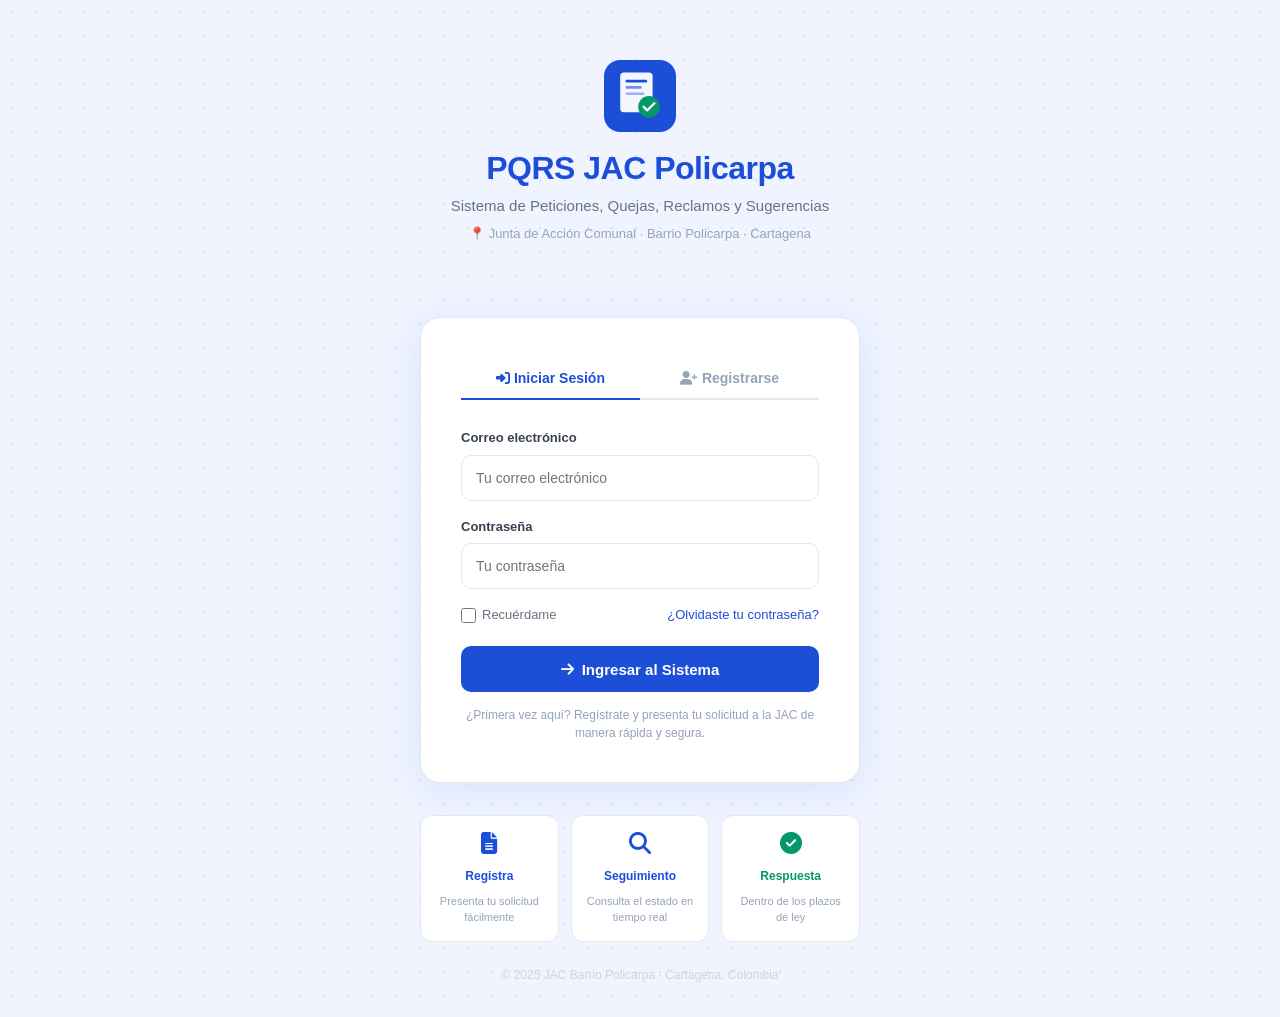
<file: frontend/index.html>
<!DOCTYPE html>
<html lang="es">
<head>
    <meta charset="UTF-8">
    <meta name="viewport" content="width=device-width, initial-scale=1.0">
    <title>PQRS - Sistema de Peticiones</title>
    <script>
        // Redirect to login page
        window.location.href = 'pages/index.html';
    </script>
</head>
<body>
    <p>Redirigiendo al login... Si no se redirige automáticamente, <a href="pages/index.html">haz clic aquí</a></p>
</body>
</html>
</file>
<file: frontend/css/styles.css>
/* ========================================
   PQRS SYSTEM - GLOBAL STYLES
   ======================================== */

:root {
  /* Color Palette */
  --primary: #1D4ED8;
  --primary-dark: #1E40AF;
  --primary-light: #DBEAFE;
  --secondary: #00b4d8;
  --danger: #DC2626;
  --danger-light: #fee2e2;
  --warning: #D97706;
  --success: #059669;
  --success-light: #ecfdf5;
  --gray-50: #f9fafb;
  --gray-100: #f3f4f6;
  --gray-200: #e5e7eb;
  --gray-300: #d1d5db;
  --gray-400: #9ca3af;
  --gray-500: #6b7280;
  --gray-600: #4b5563;
  --gray-700: #374151;
  --gray-800: #1f2937;
  --gray-900: #111827;
  
  /* Shadows */
  --shadow-sm: 0 1px 2px 0 rgba(0, 0, 0, 0.05);
  --shadow: 0 1px 3px 0 rgba(0, 0, 0, 0.1), 0 1px 2px 0 rgba(0, 0, 0, 0.06);
  --shadow-md: 0 4px 6px -1px rgba(0, 0, 0, 0.1), 0 2px 4px -1px rgba(0, 0, 0, 0.06);
  --shadow-lg: 0 10px 15px -3px rgba(0, 0, 0, 0.1), 0 4px 6px -2px rgba(0, 0, 0, 0.05);
  --shadow-xl: 0 20px 25px -5px rgba(0, 0, 0, 0.1), 0 10px 10px -5px rgba(0, 0, 0, 0.04);
  
  /* Spacing */
  --spacing-xs: 0.25rem;
  --spacing-sm: 0.5rem;
  --spacing-md: 1rem;
  --spacing-lg: 1.5rem;
  --spacing-xl: 2rem;
  --spacing-2xl: 3rem;
  
  /* Border Radius */
  --radius-sm: 0.375rem;
  --radius: 0.5rem;
  --radius-md: 0.75rem;
  --radius-lg: 1rem;
  --radius-full: 9999px;
}

/* Reset and Base Styles */
* {
  margin: 0;
  padding: 0;
  box-sizing: border-box;
}

html {
  scroll-behavior: smooth;
  font-size: 16px;
}

body {
  font-family: -apple-system, BlinkMacSystemFont, 'Segoe UI', 'Roboto', 'Oxygen',
    'Ubuntu', 'Cantarell', 'Fira Sans', 'Droid Sans', 'Helvetica Neue',
    sans-serif;
  -webkit-font-smoothing: antialiased;
  -moz-osx-font-smoothing: grayscale;
  background-color: var(--gray-50);
  color: var(--gray-900);
  line-height: 1.6;
}

/* Typography */
h1 {
  font-size: 2.25rem;
  font-weight: 700;
  line-height: 2.5rem;
  letter-spacing: -0.02em;
}

h2 {
  font-size: 1.875rem;
  font-weight: 700;
  line-height: 2.25rem;
  letter-spacing: -0.01em;
}

h3 {
  font-size: 1.5rem;
  font-weight: 600;
  line-height: 2rem;
}

h4 {
  font-size: 1.25rem;
  font-weight: 600;
  line-height: 1.75rem;
}

h5 {
  font-size: 1.125rem;
  font-weight: 600;
  line-height: 1.75rem;
}

h6 {
  font-size: 1rem;
  font-weight: 600;
  line-height: 1.5rem;
}

p {
  color: var(--gray-600);
}

/* Links */
a {
  color: var(--primary);
  text-decoration: none;
  transition: color 0.2s ease;
}

a:hover {
  color: var(--primary-dark);
  text-decoration: underline;
}

/* Buttons */
.btn {
  display: inline-flex;
  align-items: center;
  justify-content: center;
  gap: var(--spacing-sm);
  padding: 0.625rem 1.25rem;
  border: none;
  border-radius: var(--radius-md);
  font-size: 1rem;
  font-weight: 500;
  cursor: pointer;
  transition: all 0.2s ease;
  text-decoration: none;
  white-space: nowrap;
}

.btn:disabled {
  opacity: 0.5;
  cursor: not-allowed;
}

.btn-primary {
  background-color: var(--primary);
  color: white;
  box-shadow: var(--shadow-sm);
}

.btn-primary:hover:not(:disabled) {
  background-color: var(--primary-dark);
  box-shadow: var(--shadow-md);
}

.btn-secondary {
  background-color: var(--gray-200);
  color: var(--gray-900);
  box-shadow: var(--shadow-sm);
}

.btn-secondary:hover:not(:disabled) {
  background-color: var(--gray-300);
  box-shadow: var(--shadow-md);
}

.btn-danger {
  background-color: var(--danger);
  color: white;
  box-shadow: var(--shadow-sm);
}

.btn-danger:hover:not(:disabled) {
  background-color: #b91c1c;
  box-shadow: var(--shadow-md);
}

.btn-success {
  background-color: var(--success);
  color: white;
  box-shadow: var(--shadow-sm);
}

.btn-success:hover:not(:disabled) {
  background-color: #047857;
  box-shadow: var(--shadow-md);
}

.btn-sm {
  padding: 0.375rem 0.75rem;
  font-size: 0.875rem;
}

.btn-lg {
  padding: 0.875rem 1.5rem;
  font-size: 1.125rem;
}

.btn-block {
  width: 100%;
}

/* Form Elements */
.form-group {
  display: flex;
  flex-direction: column;
  gap: var(--spacing-sm);
  margin-bottom: var(--spacing-lg);
}

label {
  font-weight: 500;
  color: var(--gray-700);
}

input,
textarea,
select {
  padding: 0.75rem 1rem;
  border: 1px solid var(--gray-300);
  border-radius: var(--radius-md);
  font-size: 1rem;
  font-family: inherit;
  transition: all 0.2s ease;
  background-color: white;
}

input:focus,
textarea:focus,
select:focus {
  outline: none;
  border-color: var(--primary);
  box-shadow: 0 0 0 3px var(--primary-light);
}

textarea {
  resize: vertical;
  min-height: 120px;
}

input[type="file"] {
  padding: 0.5rem;
  cursor: pointer;
}

/* Cards and Containers */
.card {
  background: white;
  border-radius: var(--radius-lg);
  box-shadow: var(--shadow);
  overflow: hidden;
  transition: all 0.2s ease;
}

.card:hover {
  box-shadow: var(--shadow-md);
}

.card-header {
  padding: var(--spacing-xl);
  border-bottom: 1px solid var(--gray-200);
}

.card-body {
  padding: var(--spacing-xl);
}

.card-footer {
  padding: var(--spacing-xl);
  border-top: 1px solid var(--gray-200);
  background-color: var(--gray-50);
}

/* Container */
.container {
  max-width: 1200px;
  margin: 0 auto;
  padding: 0 var(--spacing-lg);
}

/* Grid */
.grid {
  display: grid;
  gap: var(--spacing-lg);
}

.grid-2 {
  grid-template-columns: repeat(2, 1fr);
}

.grid-3 {
  grid-template-columns: repeat(3, 1fr);
}

.grid-4 {
  grid-template-columns: repeat(4, 1fr);
}

/* Flex */
.flex {
  display: flex;
  gap: var(--spacing-md);
}

.flex-between {
  display: flex;
  justify-content: space-between;
  align-items: center;
  gap: var(--spacing-md);
}

.flex-center {
  display: flex;
  justify-content: center;
  align-items: center;
  gap: var(--spacing-md);
}

/* Status Badges */
.badge {
  display: inline-flex;
  align-items: center;
  gap: var(--spacing-xs);
  padding: 0.375rem 0.75rem;
  border-radius: var(--radius-full);
  font-size: 0.875rem;
  font-weight: 500;
  white-space: nowrap;
}

.badge-primary {
  background-color: var(--primary-light);
  color: var(--primary-dark);
}

.badge-success {
  background-color: var(--success-light);
  color: #065f46;
}

.badge-warning {
  background-color: #fef3c7;
  color: #92400e;
}

.badge-danger {
  background-color: var(--danger-light);
  color: #7f1d1d;
}

.badge-gray {
  background-color: var(--gray-100);
  color: var(--gray-700);
}

/* Alerts */
.alert {
  padding: var(--spacing-lg);
  border-radius: var(--radius-md);
  display: flex;
  gap: var(--spacing-md);
  align-items: flex-start;
  margin-bottom: var(--spacing-lg);
}

.alert-success {
  background-color: var(--success-light);
  color: #065f46;
  border-left: 4px solid var(--success);
}

.alert-danger {
  background-color: var(--danger-light);
  color: #7f1d1d;
  border-left: 4px solid var(--danger);
}

.alert-warning {
  background-color: #fef3c7;
  color: #92400e;
  border-left: 4px solid var(--warning);
}

.alert-info {
  background-color: var(--primary-light);
  color: var(--primary-dark);
  border-left: 4px solid var(--primary);
}

/* Tables */
table {
  width: 100%;
  border-collapse: collapse;
  background: white;
}

th {
  background-color: var(--gray-50);
  padding: var(--spacing-md);
  text-align: left;
  font-weight: 600;
  color: var(--gray-700);
  border-bottom: 2px solid var(--gray-200);
}

td {
  padding: var(--spacing-md);
  border-bottom: 1px solid var(--gray-200);
}

tr:hover {
  background-color: var(--gray-50);
}

/* Pagination */
.pagination {
  display: flex;
  gap: var(--spacing-sm);
  margin-top: var(--spacing-lg);
  justify-content: center;
  align-items: center;
}

.pagination a,
.pagination button {
  padding: 0.5rem 0.75rem;
  border: 1px solid var(--gray-300);
  border-radius: var(--radius);
  cursor: pointer;
  background: white;
  color: var(--gray-700);
  font-weight: 500;
  transition: all 0.2s ease;
}

.pagination a:hover,
.pagination button:hover {
  background-color: var(--primary);
  color: white;
  border-color: var(--primary);
}

.pagination .active {
  background-color: var(--primary);
  color: white;
  border-color: var(--primary);
}

/* Spacing Utilities */
.mt-1 { margin-top: var(--spacing-sm); }
.mt-2 { margin-top: var(--spacing-md); }
.mt-3 { margin-top: var(--spacing-lg); }
.mt-4 { margin-top: var(--spacing-xl); }

.mb-1 { margin-bottom: var(--spacing-sm); }
.mb-2 { margin-bottom: var(--spacing-md); }
.mb-3 { margin-bottom: var(--spacing-lg); }
.mb-4 { margin-bottom: var(--spacing-xl); }

.p-1 { padding: var(--spacing-sm); }
.p-2 { padding: var(--spacing-md); }
.p-3 { padding: var(--spacing-lg); }
.p-4 { padding: var(--spacing-xl); }

/* Text Utilities */
.text-center { text-align: center; }
.text-right { text-align: right; }
.text-muted { color: var(--gray-500); }
.text-sm { font-size: 0.875rem; }
.font-bold { font-weight: 700; }

/* Responsive */
@media (max-width: 768px) {
  h1 {
    font-size: 1.875rem;
  }

  h2 {
    font-size: 1.5rem;
  }

  .grid-2,
  .grid-3,
  .grid-4 {
    grid-template-columns: 1fr;
  }

  .flex-between {
    flex-direction: column;
    align-items: flex-start;
  }
}

/* ========================================
   AUTH PAGE — pages/index.html
   ======================================== */

body.auth-page {
  background-color: #F0F4FF;
  background-image: radial-gradient(#1D4ED820 1px, transparent 1px);
  background-size: 24px 24px;
}

.auth-wrapper {
  display: flex;
  flex-direction: column;
  align-items: center;
  min-height: 100vh;
  padding: 0 16px;
}

/* Hero */
.auth-hero {
  padding-top: 60px;
  padding-bottom: 40px;
  text-align: center;
}

.auth-hero-logo {
  line-height: 0;
  margin-bottom: 0;
}

.auth-hero-title {
  font-size: 32px;
  font-weight: 800;
  color: #1D4ED8;
  letter-spacing: -0.5px;
  margin: 16px 0 6px 0;
  text-align: center;
}

.auth-hero-subtitle {
  font-size: 15px;
  color: #64748B;
  text-align: center;
  margin: 0 0 6px 0;
}

.auth-hero-location {
  font-size: 13px;
  color: #94A3B8;
  text-align: center;
  margin: 0 0 32px 0;
}

/* Form card */
.auth-card {
  background: white;
  border-radius: 20px;
  padding: 40px;
  box-shadow: 0 8px 40px rgba(29, 78, 216, 0.10);
  border: 1px solid #E2E8F0;
  max-width: 440px;
  width: 90%;
  margin: 0 auto 32px auto;
}

/* Tabs */
.auth-tabs {
  display: flex;
  margin-bottom: 28px;
  border-bottom: 2px solid #E2E8F0;
}

.auth-tab {
  flex: 1;
  padding: 12px;
  text-align: center;
  cursor: pointer;
  font-size: 14px;
  font-weight: 600;
  color: #94A3B8;
  border: none;
  background: none;
  border-bottom: 2px solid transparent;
  transition: all 0.2s ease;
  margin-bottom: -2px;
  font-family: inherit;
}

.auth-tab.active {
  color: #1D4ED8;
  border-bottom-color: #1D4ED8;
}

.auth-tab-content {
  display: none;
}

.auth-tab-content.active {
  display: block;
}

/* Form groups */
.auth-form-group {
  margin-bottom: 16px;
}

.auth-form-group label {
  display: block;
  font-size: 13px;
  font-weight: 600;
  color: #374151;
  margin-bottom: 6px;
}

.auth-form-group input {
  display: block;
  width: 100%;
  height: 46px;
  border: 1.5px solid #E2E8F0;
  border-radius: 10px;
  padding: 0 14px;
  font-size: 14px;
  font-family: inherit;
  background: white;
  transition: border-color 0.2s ease, box-shadow 0.2s ease;
  box-sizing: border-box;
}

.auth-form-group input:focus {
  outline: none;
  border-color: #1D4ED8;
  box-shadow: 0 0 0 3px rgba(29, 78, 216, 0.08);
}

.auth-form-row {
  display: grid;
  grid-template-columns: 1fr 1fr;
  gap: 12px;
}

/* Checkbox + forgot row */
.auth-form-extras {
  display: flex;
  justify-content: space-between;
  align-items: center;
  margin-bottom: 20px;
}

.auth-checkbox {
  display: flex;
  align-items: center;
  gap: 6px;
  font-size: 13px;
  color: #6B7280;
  cursor: pointer;
}

.auth-checkbox input[type="checkbox"] {
  width: 15px;
  height: 15px;
  cursor: pointer;
  accent-color: #1D4ED8;
  flex-shrink: 0;
}

.auth-forgot {
  font-size: 13px;
  color: #1D4ED8;
  text-decoration: none;
  font-weight: 500;
}

.auth-forgot:hover {
  text-decoration: underline;
}

/* Primary button */
.auth-btn {
  display: flex;
  align-items: center;
  justify-content: center;
  gap: 8px;
  width: 100%;
  height: 46px;
  background: #1D4ED8;
  color: white;
  border: none;
  border-radius: 10px;
  font-size: 15px;
  font-weight: 600;
  cursor: pointer;
  transition: background 0.2s ease;
  font-family: inherit;
  box-sizing: border-box;
}

.auth-btn:hover {
  background: #1E40AF;
}

.auth-btn:disabled {
  opacity: 0.6;
  cursor: not-allowed;
}

/* Cancel button */
.auth-btn-cancel {
  flex: 1;
  height: 46px;
  padding: 0 16px;
  border: 1.5px solid #E2E8F0;
  background: white;
  border-radius: 10px;
  font-size: 14px;
  font-weight: 600;
  cursor: pointer;
  color: #374151;
  font-family: inherit;
  transition: background 0.2s ease;
}

.auth-btn-cancel:hover {
  background: #F9FAFB;
}

.auth-hint {
  text-align: center;
  margin-top: 14px;
  color: #94A3B8;
  font-size: 12px;
  line-height: 1.5;
}

/* Feature cards */
.auth-features {
  display: flex;
  gap: 12px;
  max-width: 440px;
  width: 90%;
  margin: 0 auto;
}

.auth-feature-card {
  background: white;
  border-radius: 12px;
  padding: 16px 12px;
  border: 1px solid #E2E8F0;
  text-align: center;
  flex: 1;
}

.auth-feature-card i {
  font-size: 22px;
  color: #1D4ED8;
  display: block;
  margin-bottom: 8px;
}

.auth-feature-card h4 {
  font-size: 12px;
  font-weight: 600;
  color: #1D4ED8;
  margin-bottom: 4px;
}

.auth-feature-card p {
  font-size: 11px;
  color: #94A3B8;
  margin: 0;
  line-height: 1.4;
}

.auth-feature-card--green i {
  color: #059669;
}

.auth-feature-card--green h4 {
  color: #059669;
}

/* Footer */
.auth-footer {
  padding: 24px 0 32px 0;
  text-align: center;
}

.auth-footer p {
  font-size: 12px;
  color: #CBD5E1;
  margin: 0;
}

/* Modal */
.auth-modal-overlay {
  position: fixed;
  inset: 0;
  background: rgba(0, 0, 0, 0.55);
  z-index: 1000;
  display: flex;
  align-items: center;
  justify-content: center;
  padding: 20px;
}

.auth-modal-box {
  background: white;
  border-radius: 16px;
  padding: 36px;
  width: 100%;
  max-width: 420px;
  box-shadow: 0 20px 60px rgba(0, 0, 0, 0.3);
}

/* Responsive */
@media (max-width: 480px) {
  .auth-hero {
    padding-top: 36px;
    padding-bottom: 24px;
  }

  .auth-hero-title {
    font-size: 24px;
  }

  .auth-card {
    padding: 24px;
    width: 94%;
  }

  .auth-features {
    flex-direction: column;
    width: 94%;
  }

  .auth-form-row {
    grid-template-columns: 1fr;
  }
}
</file>
<file: frontend/css/layout.css>
/* ========================================
   PQRS SYSTEM - LAYOUT & NAVIGATION
   ======================================== */

/* Navigation Bar */
.navbar {
  background: white;
  border-bottom: 1px solid var(--gray-200);
  box-shadow: var(--shadow);
  position: sticky;
  top: 0;
  z-index: 100;
}

.navbar-container {
  max-width: 1200px;
  margin: 0 auto;
  padding: 0 var(--spacing-lg);
  display: flex;
  justify-content: space-between;
  align-items: center;
  height: 70px;
}

.navbar-brand {
  display: flex;
  align-items: center;
  gap: var(--spacing-md);
  font-size: 1.25rem;
  font-weight: 700;
  color: var(--primary);
  text-decoration: none;
}

.navbar-brand > span:first-child {
  width: 40px;
  height: 40px;
  background: linear-gradient(135deg, var(--primary), var(--secondary));
  border-radius: var(--radius-md);
  display: flex;
  align-items: center;
  justify-content: center;
  color: white;
  font-weight: 700;
  flex-shrink: 0;
}

.brand-info {
  display: flex;
  flex-direction: column;
  line-height: 1.2;
}

.brand-sub {
  font-size: 0.65rem;
  opacity: 0.8;
  display: block;
  font-weight: 400;
  letter-spacing: 0;
  margin-top: 1px;
}

.navbar-menu {
  display: flex;
  gap: var(--spacing-xl);
  list-style: none;
  align-items: center;
}

.navbar-menu a {
  color: var(--gray-600);
  font-weight: 500;
  transition: color 0.2s ease;
}

.navbar-menu a:hover {
  color: var(--primary);
  text-decoration: none;
}

.navbar-menu a.active {
  color: var(--primary);
  border-bottom: 2px solid var(--primary);
  padding-bottom: 3px;
}

.navbar-actions {
  display: flex;
  gap: var(--spacing-lg);
  align-items: center;
}

.user-menu {
  position: relative;
}

.user-avatar {
  width: 40px;
  height: 40px;
  border-radius: var(--radius-full);
  background: linear-gradient(135deg, var(--primary), var(--secondary));
  color: white;
  display: flex;
  align-items: center;
  justify-content: center;
  font-weight: 600;
  cursor: pointer;
  transition: all 0.2s ease;
}

.user-avatar:hover {
  transform: scale(1.05);
}

.user-dropdown {
  position: absolute;
  top: 100%;
  right: 0;
  background: white;
  border: 1px solid var(--gray-200);
  border-radius: var(--radius-md);
  box-shadow: var(--shadow-lg);
  min-width: 200px;
  margin-top: var(--spacing-sm);
  display: none;
  z-index: 1000;
}

.user-dropdown.active {
  display: block;
}

.user-dropdown-item {
  padding: var(--spacing-md) var(--spacing-lg);
  display: flex;
  align-items: center;
  gap: var(--spacing-md);
  cursor: pointer;
  transition: background-color 0.2s ease;
  border-bottom: 1px solid var(--gray-100);
}

.user-dropdown-item:last-child {
  border-bottom: none;
}

.user-dropdown-item:hover {
  background-color: var(--gray-50);
  color: var(--primary);
}

/* Sidebar */
.sidebar {
  width: 250px;
  background: linear-gradient(180deg, #1a365d 0%, #0f2949 100%);
  color: white;
  position: fixed;
  left: 0;
  top: 70px;
  height: calc(100vh - 70px);
  overflow-y: auto;
  z-index: 90;
}

.sidebar-menu {
  list-style: none;
  padding: var(--spacing-lg) 0;
}

.sidebar-menu-item {
  margin: var(--spacing-sm) 0;
}

.sidebar-menu-link {
  display: flex;
  align-items: center;
  gap: var(--spacing-md);
  padding: var(--spacing-md) var(--spacing-xl);
  color: rgba(255, 255, 255, 0.8);
  text-decoration: none;
  transition: all 0.2s ease;
  border-left: 3px solid transparent;
}

.sidebar-menu-link:hover {
  background-color: rgba(255, 255, 255, 0.1);
  color: white;
}

.sidebar-menu-link.active {
  background-color: var(--primary);
  color: white;
  border-left-color: var(--secondary);
}

/* Main Layout */
.layout {
  display: flex;
  min-height: 100vh;
  padding-top: 70px;
}

.layout.with-sidebar {
  padding-left: 250px;
}

.main-content {
  flex: 1;
  padding: var(--spacing-2xl);
  background-color: var(--gray-50);
}

/* Page Header */
.page-header {
  display: flex;
  justify-content: space-between;
  align-items: center;
  margin-bottom: var(--spacing-2xl);
  padding-bottom: var(--spacing-xl);
  border-bottom: 2px solid var(--gray-200);
}

.page-title {
  font-size: 2rem;
  font-weight: 700;
  color: var(--gray-900);
}

.page-subtitle {
  color: var(--gray-500);
  margin-top: var(--spacing-sm);
}

.page-actions {
  display: flex;
  gap: var(--spacing-md);
}

/* Cards Grid */
.stats-grid {
  display: grid;
  grid-template-columns: repeat(auto-fit, minmax(250px, 1fr));
  gap: var(--spacing-lg);
  margin-bottom: var(--spacing-2xl);
}

.stat-card {
  background: white;
  border-radius: var(--radius-lg);
  padding: var(--spacing-xl);
  box-shadow: var(--shadow);
  transition: all 0.2s ease;
}

.stat-card:hover {
  box-shadow: var(--shadow-lg);
  transform: translateY(-2px);
}

.stat-card:has(.stat-card-icon.primary) { border-left: 4px solid var(--primary); }
.stat-card:has(.stat-card-icon.success) { border-left: 4px solid var(--success); }
.stat-card:has(.stat-card-icon.warning) { border-left: 4px solid var(--warning); }
.stat-card:has(.stat-card-icon.danger)  { border-left: 4px solid var(--danger); }

.stat-card-icon {
  width: 50px;
  height: 50px;
  border-radius: var(--radius-md);
  display: flex;
  align-items: center;
  justify-content: center;
  font-size: 1.5rem;
  margin-bottom: var(--spacing-md);
}

.stat-card-icon.primary {
  background-color: var(--primary-light);
  color: var(--primary);
}

.stat-card-icon.success {
  background-color: var(--success-light);
  color: var(--success);
}

.stat-card-icon.warning {
  background-color: #fef3c7;
  color: var(--warning);
}

.stat-card-icon.danger {
  background-color: var(--danger-light);
  color: var(--danger);
}

.stat-card-label {
  color: var(--gray-500);
  font-size: 0.875rem;
  font-weight: 500;
  text-transform: uppercase;
  letter-spacing: 0.05em;
  margin-bottom: var(--spacing-sm);
}

.stat-card-value {
  font-size: 2rem;
  font-weight: 700;
  color: var(--gray-900);
}

/* Loading and States */
.loading {
  display: flex;
  justify-content: center;
  align-items: center;
  padding: var(--spacing-2xl);
}

.spinner {
  width: 40px;
  height: 40px;
  border: 4px solid var(--gray-200);
  border-top-color: var(--primary);
  border-radius: 50%;
  animation: spin 1s linear infinite;
}

@keyframes spin {
  to { transform: rotate(360deg); }
}

.empty-state {
  text-align: center;
  padding: var(--spacing-2xl);
  color: var(--gray-500);
}

.empty-state-icon {
  font-size: 3rem;
  margin-bottom: var(--spacing-lg);
  opacity: 0.5;
}

/* Modal */
.modal {
  display: none;
  position: fixed;
  z-index: 1000;
  left: 0;
  top: 0;
  width: 100%;
  height: 100%;
  background-color: rgba(0, 0, 0, 0.5);
  animation: fadeIn 0.2s ease;
}

.modal.active {
  display: flex;
  justify-content: center;
  align-items: center;
}

.modal-content {
  background-color: white;
  border-radius: var(--radius-lg);
  box-shadow: var(--shadow-xl);
  max-width: 500px;
  width: 90%;
  max-height: 90vh;
  overflow-y: auto;
  animation: slideUp 0.2s ease;
}

@keyframes fadeIn {
  from { opacity: 0; }
  to { opacity: 1; }
}

@keyframes slideUp {
  from {
    opacity: 0;
    transform: translateY(20px);
  }
  to {
    opacity: 1;
    transform: translateY(0);
  }
}

.modal-header {
  padding: var(--spacing-xl);
  border-bottom: 1px solid var(--gray-200);
  display: flex;
  justify-content: space-between;
  align-items: center;
}

.modal-title {
  font-size: 1.5rem;
  font-weight: 700;
}

.modal-close {
  background: none;
  border: none;
  font-size: 1.5rem;
  cursor: pointer;
  color: var(--gray-500);
}

.modal-close:hover {
  color: var(--gray-900);
}

.modal-body {
  padding: var(--spacing-xl);
}

.modal-footer {
  padding: var(--spacing-xl);
  border-top: 1px solid var(--gray-200);
  background-color: var(--gray-50);
  display: flex;
  justify-content: flex-end;
  gap: var(--spacing-md);
}

/* Responsive - Mobile */
@media (max-width: 768px) {
  .sidebar {
    transform: translateX(-100%);
    transition: transform 0.2s ease;
  }

  .sidebar.active {
    transform: translateX(0);
  }

  .layout.with-sidebar {
    padding-left: 0;
  }

  .main-content {
    padding: var(--spacing-lg);
  }

  .navbar-menu {
    gap: var(--spacing-md);
  }

  .stats-grid {
    grid-template-columns: 1fr;
  }

  .page-header {
    flex-direction: column;
    align-items: flex-start;
  }

  .page-actions {
    width: 100%;
  }

  .page-actions .btn {
    flex: 1;
  }

  .modal-content {
    width: 95%;
  }
}
</file>
<file: frontend/css/petitions.css>
/* ========================================
   PQRS SYSTEM - PETITIONS & CARDS STYLES
   ======================================== */

/* Petition Card */
.petition-card {
  background: white;
  border-radius: var(--radius-lg);
  border-left: 4px solid var(--primary);
  box-shadow: var(--shadow);
  overflow: hidden;
  transition: all 0.2s ease;
}

.petition-card:hover {
  box-shadow: var(--shadow-lg);
  transform: translateY(-2px);
}

.petition-card.estado-resuelto {
  border-left-color: var(--success);
}

.petition-card.estado-rechazado {
  border-left-color: var(--danger);
}

.petition-card.estado-en-proceso {
  border-left-color: var(--warning);
}

.petition-header {
  display: flex;
  justify-content: space-between;
  align-items: start;
  gap: var(--spacing-md);
  padding: var(--spacing-lg);
  border-bottom: 1px solid var(--gray-100);
}

.petition-title {
  font-size: 1.125rem;
  font-weight: 600;
  color: var(--gray-900);
  margin-bottom: var(--spacing-sm);
}

.petition-id {
  font-size: 0.875rem;
  color: var(--gray-500);
}

.petition-content {
  padding: var(--spacing-lg);
}

.petition-description {
  color: var(--gray-600);
  line-height: 1.6;
  margin-bottom: var(--spacing-md);
  display: -webkit-box;
  -webkit-line-clamp: 3;
  -webkit-box-orient: vertical;
  overflow: hidden;
}

.petition-meta {
  display: grid;
  grid-template-columns: repeat(2, 1fr);
  gap: var(--spacing-md);
  margin-top: var(--spacing-md);
}

.petition-meta-item {
  display: flex;
  flex-direction: column;
  gap: var(--spacing-xs);
}

.petition-meta-label {
  font-size: 0.875rem;
  color: var(--gray-500);
  text-transform: uppercase;
  font-weight: 500;
  letter-spacing: 0.05em;
}

.petition-meta-value {
  font-weight: 600;
  color: var(--gray-900);
}

.petition-footer {
  padding: var(--spacing-lg);
  background-color: var(--gray-50);
  display: flex;
  justify-content: space-between;
  align-items: center;
  border-top: 1px solid var(--gray-100);
}

.petition-actions {
  display: flex;
  gap: var(--spacing-sm);
}

.petition-status-timeline {
  display: flex;
  gap: var(--spacing-lg);
  margin: var(--spacing-lg) 0;
  position: relative;
}

.timeline-step {
  display: flex;
  flex-direction: column;
  align-items: center;
  gap: var(--spacing-sm);
  position: relative;
  flex: 1;
}

.timeline-step:not(:last-child)::after {
  content: '';
  position: absolute;
  top: 20px;
  left: 50%;
  width: 100%;
  height: 2px;
  background: var(--gray-300);
}

.timeline-step.active:not(:last-child)::after {
  background: var(--success);
}

.timeline-dot {
  width: 40px;
  height: 40px;
  border-radius: 50%;
  background: white;
  border: 2px solid var(--gray-300);
  display: flex;
  align-items: center;
  justify-content: center;
  z-index: 2;
}

.timeline-step.active .timeline-dot {
  background: var(--success);
  border-color: var(--success);
  color: white;
  font-weight: 700;
}

.timeline-label {
  font-size: 0.875rem;
  font-weight: 500;
  text-align: center;
  color: var(--gray-600);
}

.timeline-step.active .timeline-label {
  color: var(--gray-900);
  font-weight: 600;
}

/* Form Sections */
.form-section {
  margin-bottom: var(--spacing-2xl);
}

.form-section-title {
  font-size: 1.125rem;
  font-weight: 600;
  margin-bottom: var(--spacing-lg);
  padding-bottom: var(--spacing-md);
  border-bottom: 2px solid var(--primary);
  color: var(--gray-900);
}

.form-row {
  display: grid;
  grid-template-columns: repeat(2, 1fr);
  gap: var(--spacing-lg);
}

.form-row.full {
  grid-template-columns: 1fr;
}

/* File Upload */
.file-upload {
  border: 2px dashed var(--gray-300);
  border-radius: var(--radius-lg);
  padding: var(--spacing-2xl);
  text-align: center;
  cursor: pointer;
  transition: all 0.2s ease;
  background: var(--gray-50);
}

.file-upload:hover {
  border-color: var(--primary);
  background: var(--primary-light);
}

.file-upload.active {
  border-color: var(--primary);
  background: var(--primary-light);
}

.file-upload-icon {
  font-size: 2.5rem;
  margin-bottom: var(--spacing-md);
  opacity: 0.5;
}

.file-upload-text {
  color: var(--gray-700);
  font-weight: 500;
}

.file-upload-hint {
  color: var(--gray-500);
  font-size: 0.875rem;
  margin-top: var(--spacing-sm);
}

.file-list {
  margin-top: var(--spacing-lg);
}

.file-item {
  display: flex;
  justify-content: space-between;
  align-items: center;
  padding: var(--spacing-md);
  background: var(--gray-50);
  border-radius: var(--radius-md);
  margin-bottom: var(--spacing-sm);
}

.file-item-name {
  display: flex;
  align-items: center;
  gap: var(--spacing-md);
  flex: 1;
}

.file-item-icon {
  width: 40px;
  height: 40px;
  border-radius: var(--radius);
  background: var(--primary-light);
  color: var(--primary);
  display: flex;
  align-items: center;
  justify-content: center;
  font-weight: 600;
}

.file-item-info {
  display: flex;
  flex-direction: column;
  gap: var(--spacing-xs);
}

.file-item-filename {
  font-weight: 500;
  color: var(--gray-900);
}

.file-item-size {
  font-size: 0.875rem;
  color: var(--gray-500);
}

.file-item-remove {
  background: none;
  border: none;
  color: var(--danger);
  cursor: pointer;
  font-size: 1.25rem;
  transition: all 0.2s ease;
}

.file-item-remove:hover {
  color: #7f1d1d;
}

/* Response Card */
.response-card {
  background: white;
  border-radius: var(--radius-lg);
  border-left: 4px solid var(--success);
  box-shadow: var(--shadow);
  overflow: hidden;
  margin-bottom: var(--spacing-lg);
}

.response-header {
  padding: var(--spacing-lg);
  background: var(--gray-50);
  border-bottom: 1px solid var(--gray-100);
  display: flex;
  justify-content: space-between;
  align-items: start;
}

.response-author {
  display: flex;
  align-items: center;
  gap: var(--spacing-md);
}

.response-avatar {
  width: 40px;
  height: 40px;
  border-radius: 50%;
  background: linear-gradient(135deg, var(--primary), var(--secondary));
  color: white;
  display: flex;
  align-items: center;
  justify-content: center;
  font-weight: 600;
}

.response-author-info {
  display: flex;
  flex-direction: column;
  gap: var(--spacing-xs);
}

.response-author-name {
  font-weight: 600;
  color: var(--gray-900);
}

.response-author-role {
  font-size: 0.875rem;
  color: var(--gray-500);
}

.response-date {
  font-size: 0.875rem;
  color: var(--gray-500);
}

.response-body {
  padding: var(--spacing-lg);
  line-height: 1.8;
  color: var(--gray-700);
  background: white;
}

.response-attachments {
  padding: var(--spacing-lg);
  border-top: 1px solid var(--gray-100);
  background: var(--gray-50);
}

.response-attachments-title {
  font-weight: 600;
  margin-bottom: var(--spacing-md);
  color: var(--gray-900);
}

.attachment-list {
  display: grid;
  grid-template-columns: repeat(auto-fill, minmax(150px, 1fr));
  gap: var(--spacing-md);
}

.attachment-item {
  display: flex;
  flex-direction: column;
  align-items: center;
  justify-content: center;
  gap: var(--spacing-sm);
  padding: var(--spacing-md);
  background: white;
  border-radius: var(--radius);
  border: 1px solid var(--gray-200);
  cursor: pointer;
  transition: all 0.2s ease;
  text-align: center;
}

.attachment-item:hover {
  border-color: var(--primary);
  box-shadow: var(--shadow);
}

.attachment-icon {
  font-size: 1.75rem;
}

.attachment-name {
  font-size: 0.875rem;
  font-weight: 500;
  color: var(--gray-900);
  word-break: break-word;
}

/* Filter Bar */
.filter-bar {
  background: white;
  border-radius: var(--radius-lg);
  padding: var(--spacing-lg);
  margin-bottom: var(--spacing-lg);
  box-shadow: var(--shadow);
  display: flex;
  gap: var(--spacing-lg);
  flex-wrap: wrap;
  align-items: flex-end;
}

.filter-group {
  display: flex;
  flex-direction: column;
  gap: var(--spacing-sm);
}

.filter-group label {
  font-weight: 600;
  color: var(--gray-900);
  font-size: 0.875rem;
}

.filter-group input,
.filter-group select {
  min-width: 200px;
}

.filter-actions {
  display: flex;
  gap: var(--spacing-md);
  margin-top: var(--spacing-md);
}

.filter-reset {
  background: none;
  border: 1px solid var(--gray-300);
  color: var(--gray-600);
  padding: 0.5rem 1rem;
  border-radius: var(--radius-md);
  cursor: pointer;
  font-weight: 500;
  transition: all 0.2s ease;
}

.filter-reset:hover {
  border-color: var(--gray-400);
  color: var(--gray-900);
}

/* Search Input */
.search-input-group {
  position: relative;
  flex: 1;
  min-width: 300px;
}

.search-input-group input {
  width: 100%;
  padding-left: 40px;
}

.search-icon {
  position: absolute;
  left: 12px;
  top: 50%;
  transform: translateY(-50%);
  color: var(--gray-400);
}

/* Responsive */
@media (max-width: 768px) {
  .form-row {
    grid-template-columns: 1fr;
  }

  .petition-meta {
    grid-template-columns: 1fr;
  }

  .petition-status-timeline {
    flex-direction: column;
  }

  .timeline-step:not(:last-child)::after {
    left: 20px;
    width: 2px;
    height: 100%;
    top: 40px;
  }

  .filter-bar {
    flex-direction: column;
  }

  .filter-group input,
  .filter-group select {
    min-width: 100%;
  }

  .search-input-group {
    min-width: 100%;
  }

  .attachment-list {
    grid-template-columns: repeat(auto-fill, minmax(120px, 1fr));
  }
}
</file>
